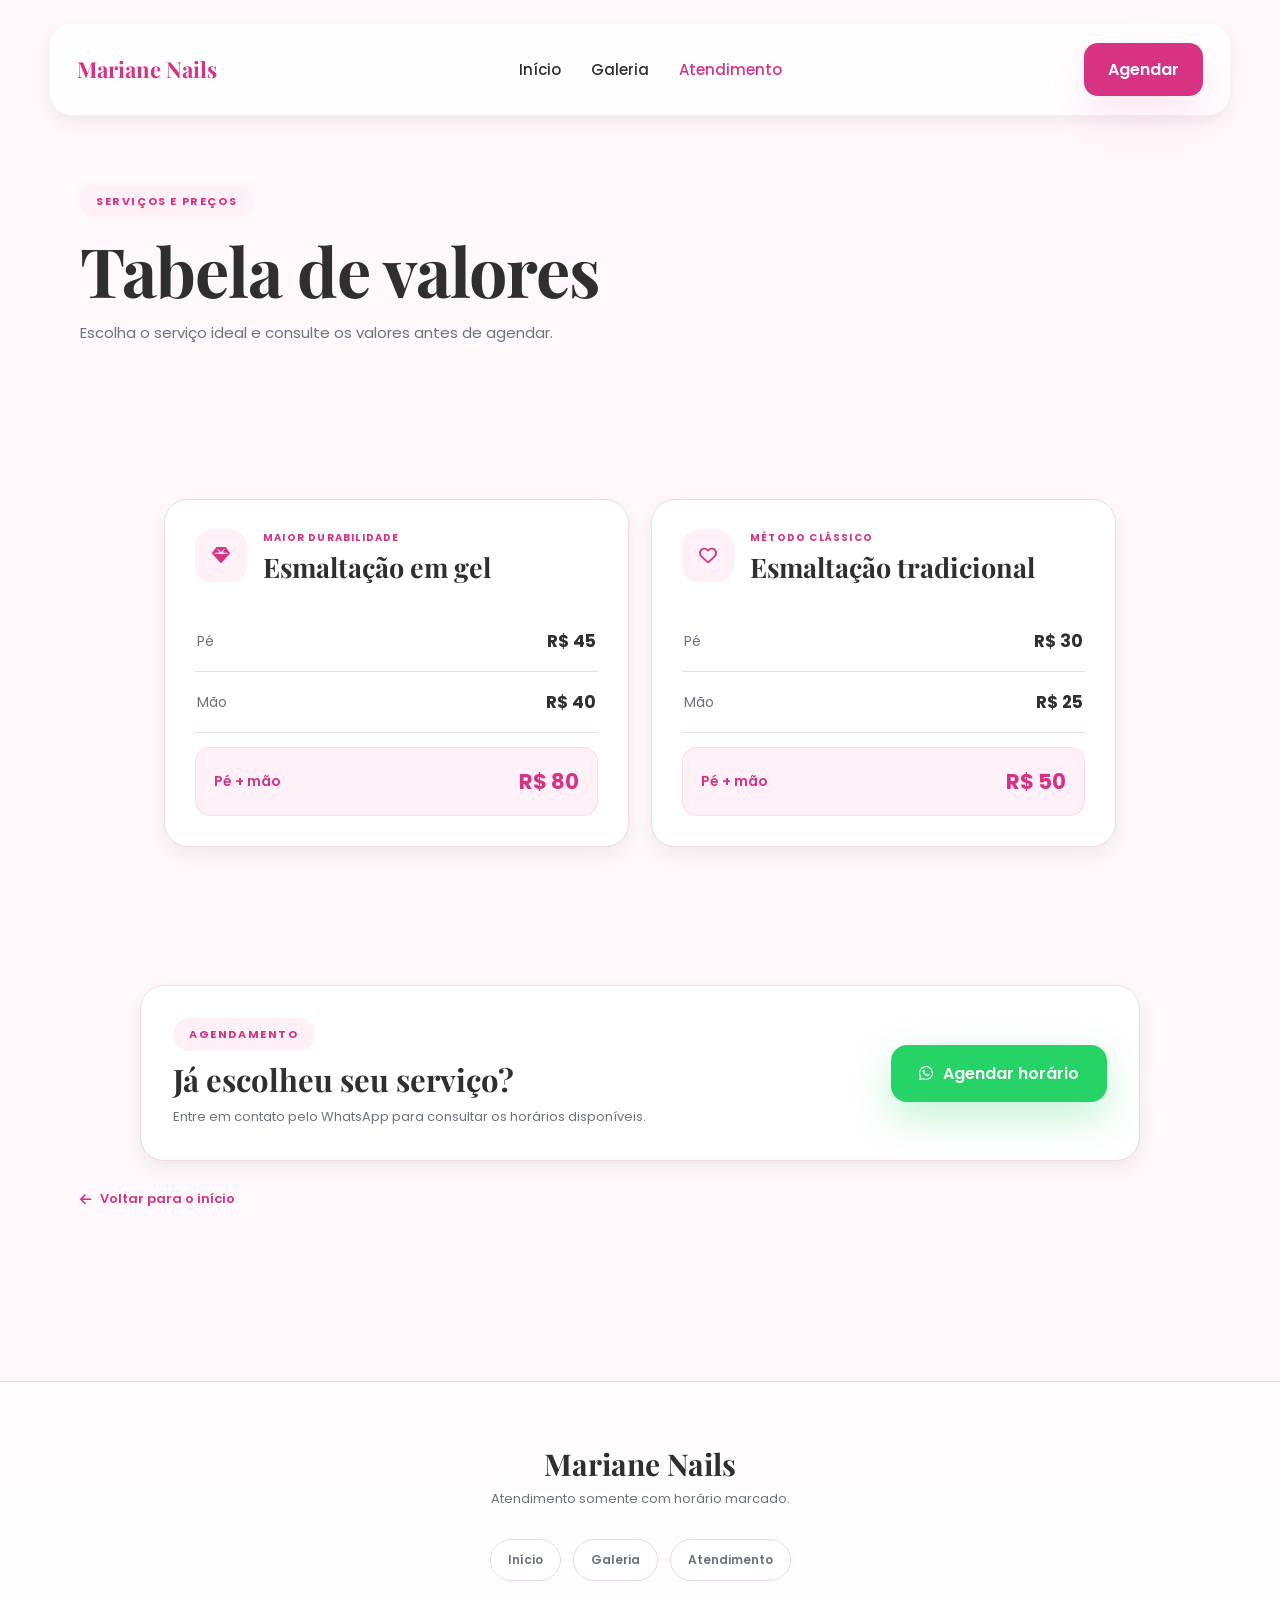
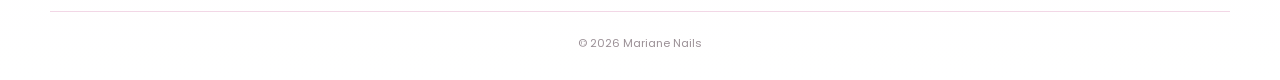
<file: valores.html>
<!DOCTYPE html>
<html lang="pt-BR">

<head>
    <meta charset="UTF-8">

    <meta
        name="viewport"
        content="width=device-width, initial-scale=1.0"
    >

    <title>Valores | Mariane Nails</title>

    <meta
        name="description"
        content="Consulte os valores dos serviços da Mariane Nails."
    >

    <link
        rel="stylesheet"
        href="css/style.css"
    >

    <link
        rel="preconnect"
        href="https://fonts.googleapis.com"
    >

    <link
        rel="preconnect"
        href="https://fonts.gstatic.com"
        crossorigin
    >

    <link
        href="https://fonts.googleapis.com/css2?family=Playfair+Display:wght@600;700&family=Poppins:wght@300;400;500;600;700&display=swap"
        rel="stylesheet"
    >

    <link
        rel="stylesheet"
        href="https://cdnjs.cloudflare.com/ajax/libs/font-awesome/6.7.2/css/all.min.css"
    >
    
    <link rel="icon" type="image/png" href="public/imagens/favicon.png">



</head>
 
<body>

    <header class="site-header">

    <a
        href="index.html"
        class="site-brand"
        aria-label="Ir para a página inicial"
    >
        <span class="marcaNome">
            Mariane Nails
        </span>

    </a>

    <nav
        class="site-nav"
        aria-label="Navegação principal"
    >
        <a href="index.html">
            <i class="fa-solid fa-house" aria-hidden="true"></i>
            <span>Início</span>
        </a>

        <a href="galeria.html">
            <i class="fa-regular fa-images" aria-hidden="true"></i>
            <span>Galeria</span>
        </a>

        <a href="atendimento.html" class="ativo" aria-current="page">
            <i class="fa-solid fa-hand-sparkles" aria-hidden="true"></i>
            <span>Atendimento</span>
        </a>
    </nav>

    <a
        href="https://wa.me/5511970684683?text=Olá!%20Gostaria%20de%20agendar%20um%20horário."
        class="header-cta"
        target="_blank"
        rel="noopener noreferrer"
    >
        Agendar
    </a>

    </header>

    <main class="paginaValores">

        <section class="valoresCabecalho">

            <span class="section-label">
                Serviços e preços
            </span>

            <h1>
                Tabela de valores
            </h1>

            <p>
                Escolha o serviço ideal e consulte os valores antes de agendar.
            </p>

        </section>

        <section class="gradePrecos">

            <article class="precoCard">

                <div class="precoCardTopo">

                    <span class="precoIcone">
                        <i class="fa-solid fa-gem"></i>
                    </span>

                    <div>
                        <span class="precoCategoria">
                            Maior durabilidade
                        </span>

                        <h2>
                            Esmaltação em gel
                        </h2>
                    </div>

                </div>

                <div class="listaPrecos">

                    <div class="linhaPreco">
                        <span>Pé</span>
                        <strong>R$ 45</strong>
                    </div>

                    <div class="linhaPreco">
                        <span>Mão</span>
                        <strong>R$ 40</strong>
                    </div>

                    <div class="linhaPreco destaquePreco">
                        <span>Pé + mão</span>
                        <strong>R$ 80</strong>
                    </div>

                </div>

            </article>

            <article class="precoCard">

                <div class="precoCardTopo">

                    <span class="precoIcone">
                        <i class="fa-regular fa-heart"></i>
                    </span>

                    <div>
                        <span class="precoCategoria">
                            Método clássico
                        </span>

                        <h2>
                            Esmaltação tradicional
                        </h2>
                    </div>

                </div>

                <div class="listaPrecos">

                    <div class="linhaPreco">
                        <span>Pé</span>
                        <strong>R$ 30</strong>
                    </div>

                    <div class="linhaPreco">
                        <span>Mão</span>
                        <strong>R$ 25</strong>
                    </div>

                    <div class="linhaPreco destaquePreco">
                        <span>Pé + mão</span>
                        <strong>R$ 50</strong>
                    </div>

                </div>

            </article>

        </section>

        <section class="valoresCTA">

            <div>

                <span class="section-label">
                    Agendamento
                </span>

                <h2>
                    Já escolheu seu serviço?
                </h2>

                <p>
                    Entre em contato pelo WhatsApp para consultar os horários disponíveis.
                </p>

            </div>

            <a
                href="https://wa.me/5511970684683?text=Olá!%20Gostaria%20de%20agendar%20um%20horário."
                class="button button-whatsapp"
                target="_blank"
                rel="noopener noreferrer"
            >
                <i class="fa-brands fa-whatsapp"></i>
                Agendar horário
            </a>

        </section>

        <a
            href="index.html"
            class="voltarPagina"
        >
            <i class="fa-solid fa-arrow-left"></i>
            Voltar para o início
        </a>

    </main>

    <footer class="rodapeSite">

        <div>
            <strong>Mariane Nails</strong>

            <span>
                Atendimento somente com horário marcado.
            </span>
        </div>

        <div class="rodapeLinks">
            <a href="index.html">Início</a>
            <a href="galeria.html">Galeria</a>
            <a href="atendimento.html">Atendimento</a>
        </div>

        <p>
            © 2026 Mariane Nails
        </p>

    </footer>

    <script src="motion.js"></script>

 </body>

</html>
</file>
<file: css/style.css>
@import "variables.css";
@import "base.css";
@import "components.css";

@import "header.css";
@import "hero.css";
@import "portfolio.css";
@import "services.css";
@import "contact.css";
@import "footer.css";

@import "responsive.css";
@import "prices.css";
@import "gallery.css";
@import "attendance.css";
@import "premium-mobile.css";
</file>
